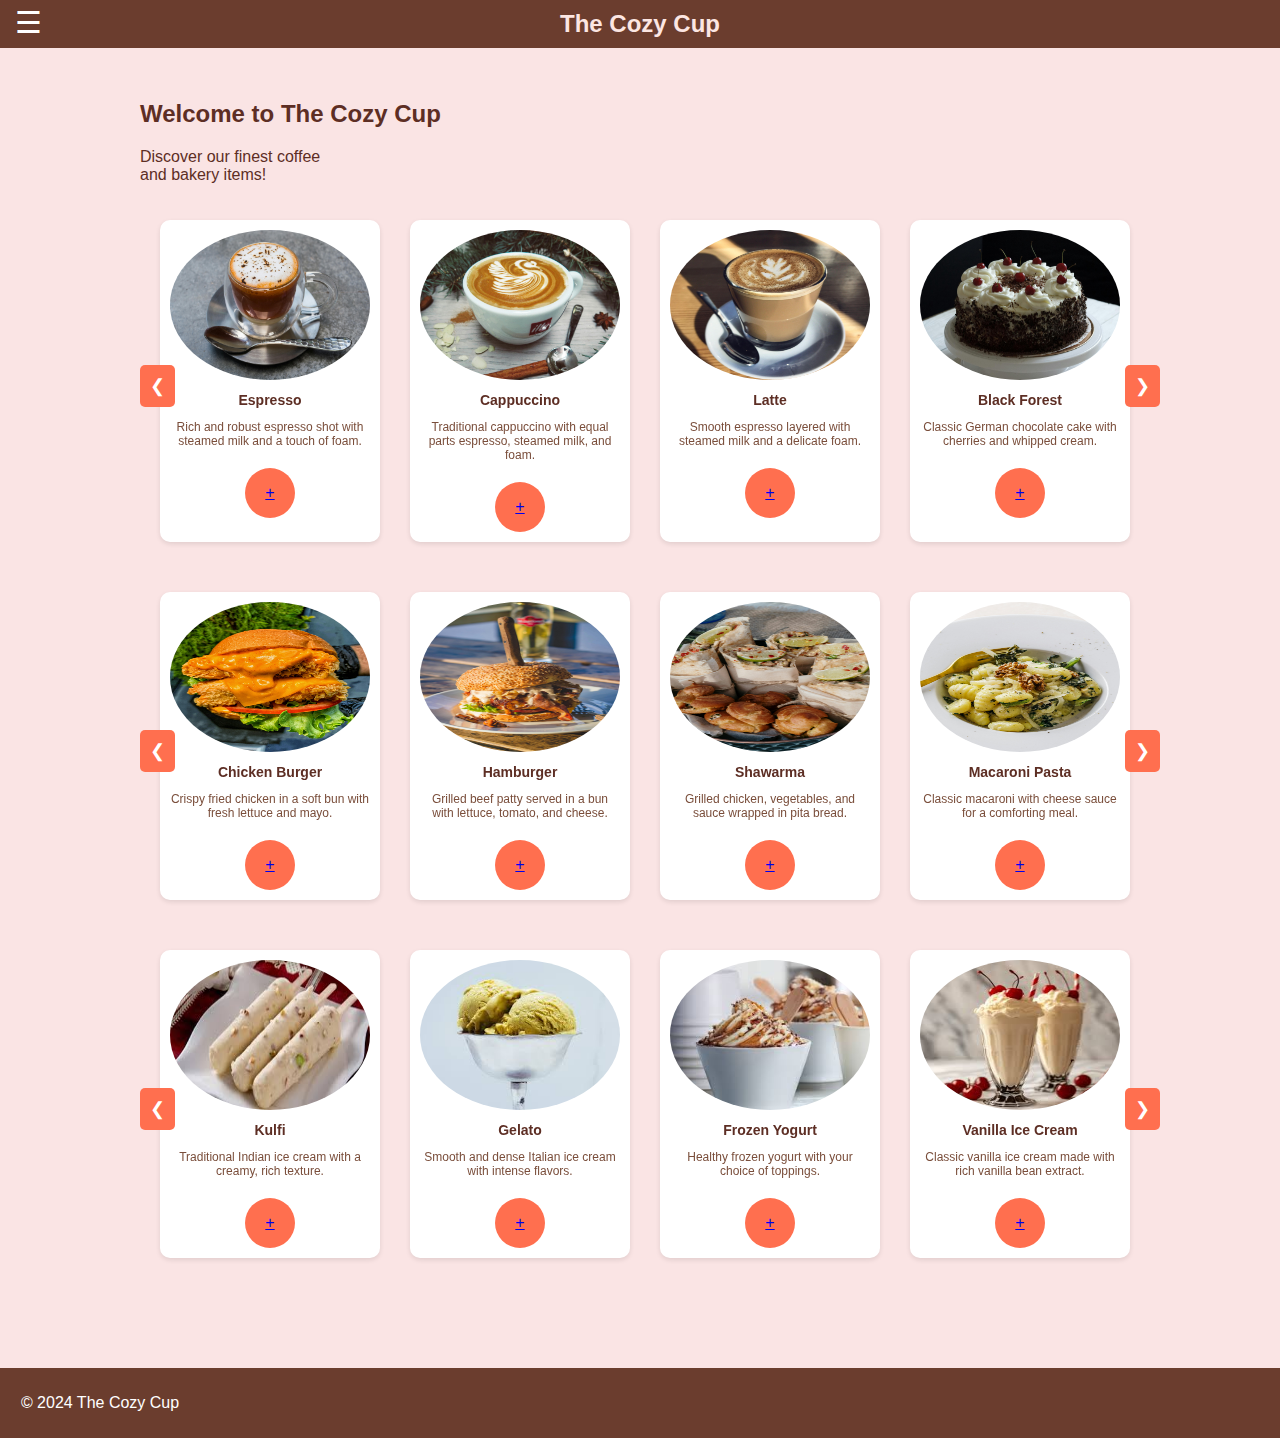
<file: index.html>
<!DOCTYPE html>
<html lang="en">
<head>
  <meta charset="UTF-8">
  <meta name="viewport" content="width=device-width, initial-scale=1.0">
  <title>The Cozy Cup - Home</title>
  <link rel="stylesheet" href="style.css">
</head>
<body id="body">
  <header>
    <div class="menu-icon" onclick="toggleMenu()">&#9776;</div>
    <h1>The Cozy Cup</h1>
  </header>

  <nav id="sidebar">
    <a href="index.html">Home</a>
    <a href="menu.html">Menu</a>
    <a href="about.html">About Us</a>
    <a href="contact.html">Contact</a>
  </nav>

  <main>
    <h2>Welcome to The Cozy Cup</h2>
    <p>Discover our finest coffee and bakery items!</p>
    <div class="card-slider">
        <button class="slide-btn left" onclick="scrollLeft()">&#10094;</button>
        
        <div class="card-container">
          <div class="card">
            <img src="images/espresso.jpg" alt="Espresso">
            <h3>Espresso</h3>
            <p>Rich and robust espresso shot with steamed milk and a touch of foam.</p>
            <button><a href="order_confirmation.html">+</a></button>
          </div>
          <div class="card">
            <img src="images/cappuccino.jpg" alt="Cappuccino">
            <h3>Cappuccino</h3>
            <p>Traditional cappuccino with equal parts espresso, steamed milk, and foam.</p>
            <button><a href="order_confirmation.html">+</a></button>
          </div>
          <div class="card">
            <img src="images/latte.jpg" alt="Latte">
            <h3>Latte</h3>
            <p>Smooth espresso layered with steamed milk and a delicate foam.</p>
            <button><a href="order_confirmation.html">+</a></button>
          </div>
          <div class="card">
            <img src="images/black_forest_cake.jpg" alt="Black Forest Cake">
            <h3>Black Forest</h3>
            <p>Classic German chocolate cake with cherries and whipped cream.</p>
            <button><a href="order_confirmation.html">+</a></button>
          </div>
          <div class="card">
            <img src="images/chocolate_cake.jpg" alt="Chocolate Cake">
            <h3>Chocolate Cake</h3>
            <p>Moist, rich chocolate cake with a smooth chocolate ganache topping.</p>
            <button><a href="order_confirmation.html">+</a></button>
          </div>
          <div class="card">
            <img src="images/red_velvet_cake.jpg" alt="Red Velvet Cake">
            <h3>Red Velvet Cake</h3>
            <p>Velvety red cake with cream cheese frosting for a classic treat.</p>
            <button><a href="order_confirmation.html">+</a></button>
          </div>
          <div class="card">
            <img src="images/eclair.jpg" alt="Eclair">
            <h3>Eclair</h3>
            <p>Light and airy pastry filled with rich vanilla custard, topped with chocolate.</p>
            <button><a href="order_confirmation.html">+</a></button>
          </div>
          <div class="card">
            <img src="images/croissant.jpg" alt="Croissant">
            <h3>Croissant</h3>
            <p>Buttery, flaky French pastry, perfect for breakfast or a snack.</p>
            <button><a href="order_confirmation.html">+</a></button>
          </div>
          <div class="card">
            <img src="images/puff.jpg" alt="Puff">
            <h3>Puff</h3>
            <p>Crispy and golden pastry filled with savory or sweet fillings.</p>
            <button><a href="order_confirmation.html">+</a></button>
          </div>
          <!-- More cards... -->
        </div>
        
        <button class="slide-btn right" onclick="scrollRight()">&#10095;</button>
      </div>

    <div class="card-slider">
      <button class="slide-btn left" onclick="scrollLeft1()">&#10094;</button>

      <div class="card-container1">
        <div class="card">
          <img src="images/chicken_burger.jpg" alt="Chicken Burger">
          <h3>Chicken Burger</h3>
          <p>Crispy fried chicken in a soft bun with fresh lettuce and mayo.</p>
          <button><a href="order_confirmation.html">+</a></button>
        </div>
        <div class="card">
          <img src="images/hamburger.jpg" alt="Hamburger">
          <h3>Hamburger</h3>
          <p>Grilled beef patty served in a bun with lettuce, tomato, and cheese.</p>
          <button><a href="order_confirmation.html">+</a></button>
        </div>
        <div class="card">
          <img src="images/shawarma.jpg" alt="Shawarma">
          <h3>Shawarma</h3>
          <p>Grilled chicken, vegetables, and sauce wrapped in pita bread.</p>
          <button><a href="order_confirmation.html">+</a></button>
        </div>
        <div class="card">
          <img src="images/macaroni.jpg" alt="Macaroni Pasta">
          <h3>Macaroni Pasta</h3>
          <p>Classic macaroni with cheese sauce for a comforting meal.</p>
          <button><a href="order_confirmation.html">+</a></button>
        </div>
        <div class="card">
          <img src="images/bucatini.jpg" alt="Bucatini Pasta">
          <h3>Bucatini Pasta</h3>
          <p>Thick pasta tubes served with a rich tomato sauce and parmesan.</p>
          <button><a href="order_confirmation.html">+</a></button>
        </div>
        <div class="card">
          <img src="images/spaghetti.jpg" alt="Spaghetti">
          <h3>Spaghetti</h3>
          <p>Traditional spaghetti with a tangy tomato sauce and garlic bread.</p>
          <button><a href="order_confirmation.html">+</a></button>
        </div>
        <div class="card">
          <img src="images/chicken_sandwich.jpg" alt="Chicken Sandwich">
          <h3>Chicken Sandwich</h3>
          <p>Grilled chicken breast, lettuce, and tomato in toasted bread.</p>
          <button><a href="order_confirmation.html">+</a></button>
        </div>
        <div class="card">
          <img src="images/egg_sandwich.jpg" alt="Egg Sandwich">
          <h3>Egg Sandwich</h3>
          <p>Egg salad with mayonnaise in a soft sandwich bun.</p>
          <button><a href="order_confirmation.html">+</a></button>
        </div>
        <div class="card">
          <img src="images/grilled_cheese.jpg" alt="Grilled Cheese">
          <h3>Grilled Cheese</h3>
          <p>Melty cheddar cheese grilled between slices of buttered bread.</p>
          <button><a href="order_confirmation.html">+</a></button>
        </div>
        <div class="card">
          <img src="images/cheese_pizza.jpg" alt="Cheese Pizza">
          <h3>Cheese Pizza</h3>
          <p>Classic cheese pizza with mozzarella and a crispy crust.</p>
          <button><a href="order_confirmation.html">+</a></button>
        </div>
        <div class="card">
          <img src="images/pepperoni_pizza.jpg" alt="Pepperoni Pizza">
          <h3>Pepperoni Pizza</h3>
          <p>Thin-crust pizza topped with spicy pepperoni and mozzarella.</p>
          <button><a href="order_confirmation.html">+</a></button>
        </div>
        <div class="card">
          <img src="images/veggie_pizza.jpg" alt="Veggie Pizza">
          <h3>Veggie Pizza</h3>
          <p>Loaded with fresh veggies like peppers, onions, and olives.</p>
          <button><a href="order_confirmation.html">+</a></button>
        </div>
        <div class="card">
          <img src="images/french_fries.jpg" alt="French Fries">
          <h3>French Fries</h3>
          <p>Golden and crispy fries, perfect with ketchup or any dip.</p>
          <button><a href="order_confirmation.html">+</a></button>
        </div>
        <div class="card">
          <img src="images/egg_noodles.jpg" alt="Egg Noodles">
          <h3>Egg Noodles</h3>
          <p>Stir-fried egg noodles with vegetables and soy sauce.</p>
          <button><a href="order_confirmation.html">+</a></button>
        </div>
        <div class="card">
          <img src="images/ramen.jpg" alt="Ramen">
          <h3>Ramen</h3>
          <p>Japanese-style noodle soup with vegetables and a rich broth.</p>
          <button><a href="order_confirmation.html">+</a></button>
        </div>
        <div class="card">
          <img src="images/chow_mein.jpg" alt="Chow Mein">
          <h3>Chow Mein</h3>
          <p>Stir-fried noodles with vegetables and a savory soy sauce.</p>
          <button><a href="order_confirmation.html">+</a></button>
        </div>
      </div>

      <button class="slide-btn right" onclick="scrollRight1()">&#10095;</button>
    </div>

    <div class="card-slider">
      <button class="slide-btn left" onclick="scrollLeft2()">&#10094;</button>

      <div class="card-container2">
        <div class="card">
          <img src="images/kulfi.jpg" alt="Kulfi">
          <h3>Kulfi</h3>
          <p>Traditional Indian ice cream with a creamy, rich texture.</p>
          <button><a href="order_confirmation.html">+</a></button>
        </div>
        <div class="card">
          <img src="images/gelato.jpg" alt="Gelato">
          <h3>Gelato</h3>
          <p>Smooth and dense Italian ice cream with intense flavors.</p>
          <button><a href="order_confirmation.html">+</a></button>
        </div>
        <div class="card">
          <img src="images/frozen_yogurt.jpg" alt="Frozen Yogurt">
          <h3>Frozen Yogurt</h3>
          <p>Healthy frozen yogurt with your choice of toppings.</p>
          <button><a href="order_confirmation.html">+</a></button>
        </div>
        <div class="card">
          <img src="images/vanilla_special.jpg" alt="Vanilla Ice Cream">
          <h3>Vanilla Ice Cream</h3>
          <p>Classic vanilla ice cream made with rich vanilla bean extract.</p>
          <button><a href="order_confirmation.html">+</a></button>
        </div>
        <div class="card">
          <img src="images/choc_malt.jpg" alt="Chocolate Ice Cream">
          <h3>Chocolate Ice Cream</h3>
          <p>Indulgent chocolate ice cream with rich cocoa flavor.</p>
          <button><a href="order_confirmation.html">+</a></button>
        </div>
        <div class="card">
          <img src="images/mango_sorbet.png" alt="Mango Sorbet">
          <h3>Mango Sorbet</h3>
          <p>Refreshing and fruity mango sorbet, perfect for hot days.</p>
          <button><a href="order_confirmation.html">+</a></button>
        </div>
      </div>

      <button class="slide-btn right" onclick="scrollRight2()">&#10095;</button>
    </div>
</main>


  <footer>
    <p>&copy; 2024 The Cozy Cup</p>
  </footer>

  <script src="script.js"></script>
</body>
</html>
</file>
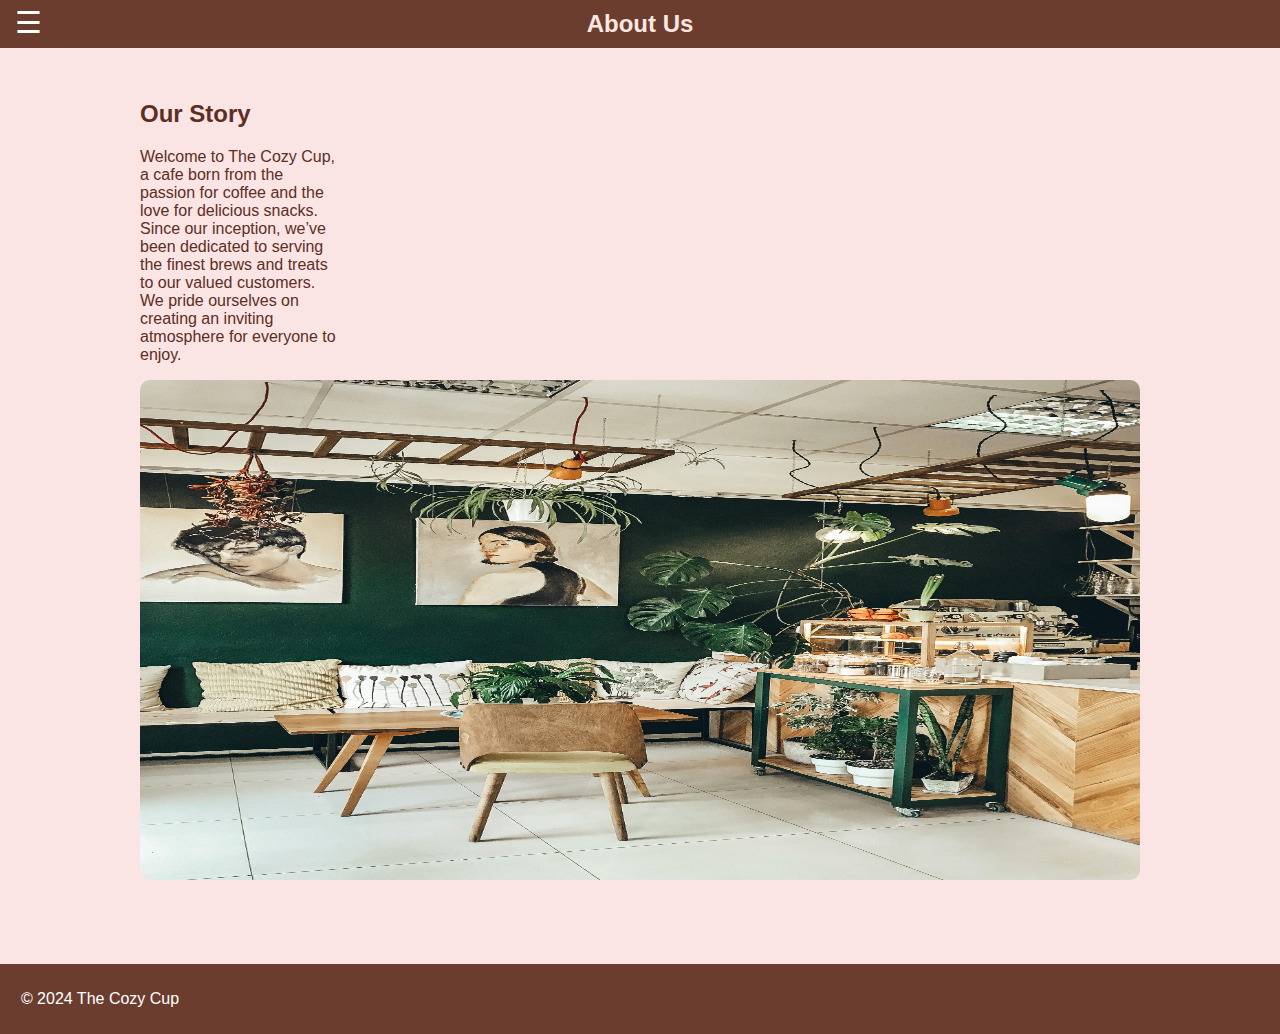
<file: about.html>
<!DOCTYPE html>
<html lang="en">
<head>
  <meta charset="UTF-8">
  <meta name="viewport" content="width=device-width, initial-scale=1.0">
  <title>About Us - The Cozy Cup</title>
  <link rel="stylesheet" href="style.css">
</head>
<body id="body"> 
  <header>
    <div class="menu-icon" onclick="toggleMenu()">&#9776;</div>
    <h1>About Us</h1>
  </header>

  <nav id="sidebar">
    <a href="index.html">Home</a>
    <a href="menu.html">Menu</a>
    <a href="about.html">About Us</a>
    <a href="contact.html">Contact</a>
  </nav>

  <main>
    <h2>Our Story</h2>
    <p>Welcome to The Cozy Cup, a cafe born from the passion for coffee and the love for delicious snacks. 
       Since our inception, we’ve been dedicated to serving the finest brews and treats to our valued customers. 
       We pride ourselves on creating an inviting atmosphere for everyone to enjoy.</p>
    <img src="images/cafe_interior.jpg" alt="Cafe interior" class="featured-img" height="500">
  </main>

  <footer>
    <p>&copy; 2024 The Cozy Cup</p>
  </footer>

  <script src="script.js"></script>
</body>
</html>
</file>
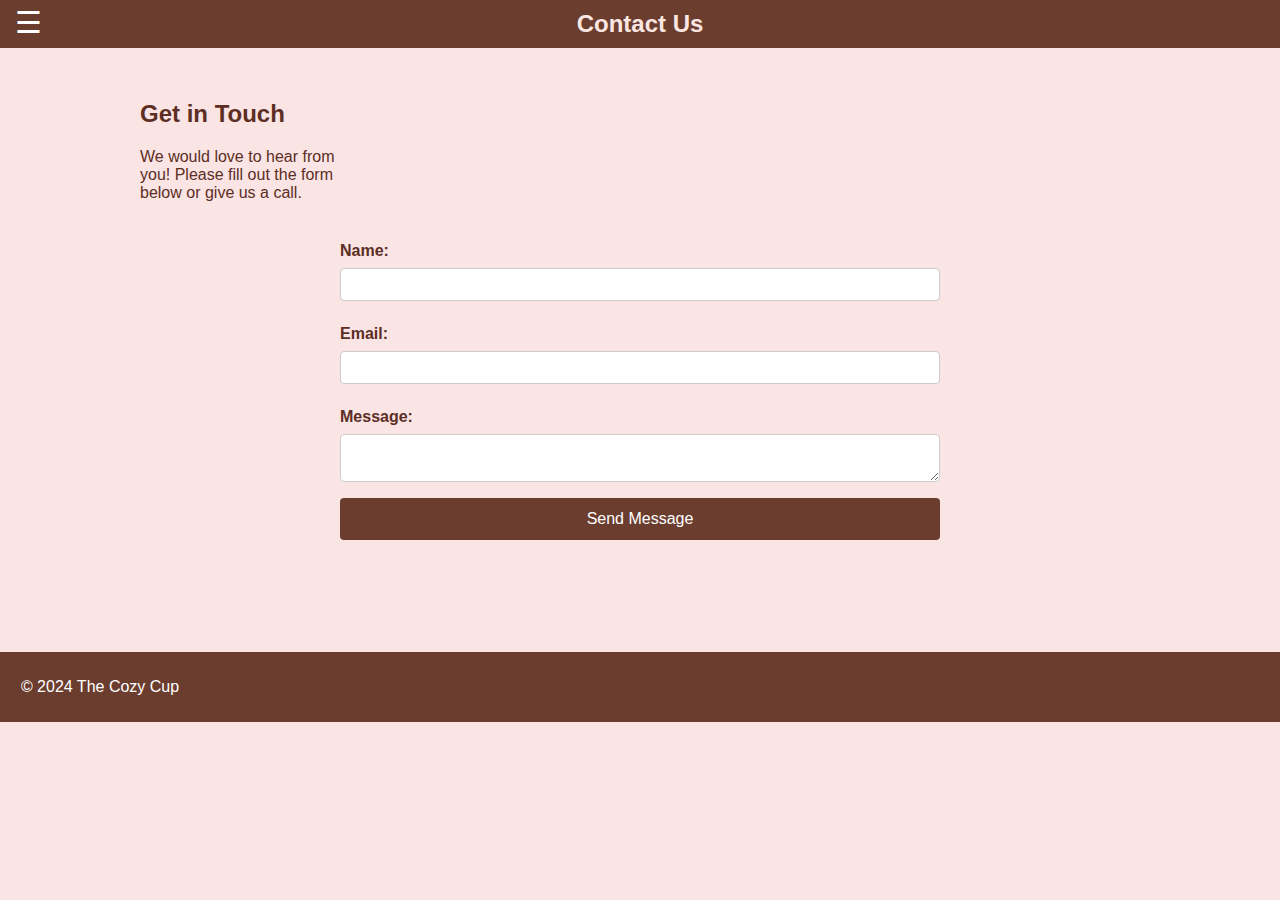
<file: contact.html>
<!DOCTYPE html>
<html lang="en">
<head>
  <meta charset="UTF-8">
  <meta name="viewport" content="width=device-width, initial-scale=1.0">
  <title>Contact - The Cozy Cup</title>
  <link rel="stylesheet" href="style.css">
</head>
<body id="body">
  <header>
    <div class="menu-icon" onclick="toggleMenu()">&#9776;</div>
    <h1>Contact Us</h1>
  </header>

  <nav id="sidebar">
    <a href="index.html">Home</a>
    <a href="menu.html">Menu</a>
    <a href="about.html">About Us</a>
    <a href="contact.html">Contact</a>
  </nav>

  <main>
    <h2>Get in Touch</h2>
    <p>We would love to hear from you! Please fill out the form below or give us a call.</p>

    <form action="order_confirmation.html" method="POST" class="contact-form">
      <label for="name">Name:</label>
      <input type="text" id="name" name="name" required>

      <label for="email">Email:</label>
      <input type="email" id="email" name="email" required>

      <label for="message">Message:</label>
      <textarea id="message" name="message" required></textarea>

      <button type="submit">Send Message</button>
    </form>
  </main>

  <footer>
    <p>&copy; 2024 The Cozy Cup</p>
  </footer>

  <script src="script.js"></script>
</body>
</html>
</file>
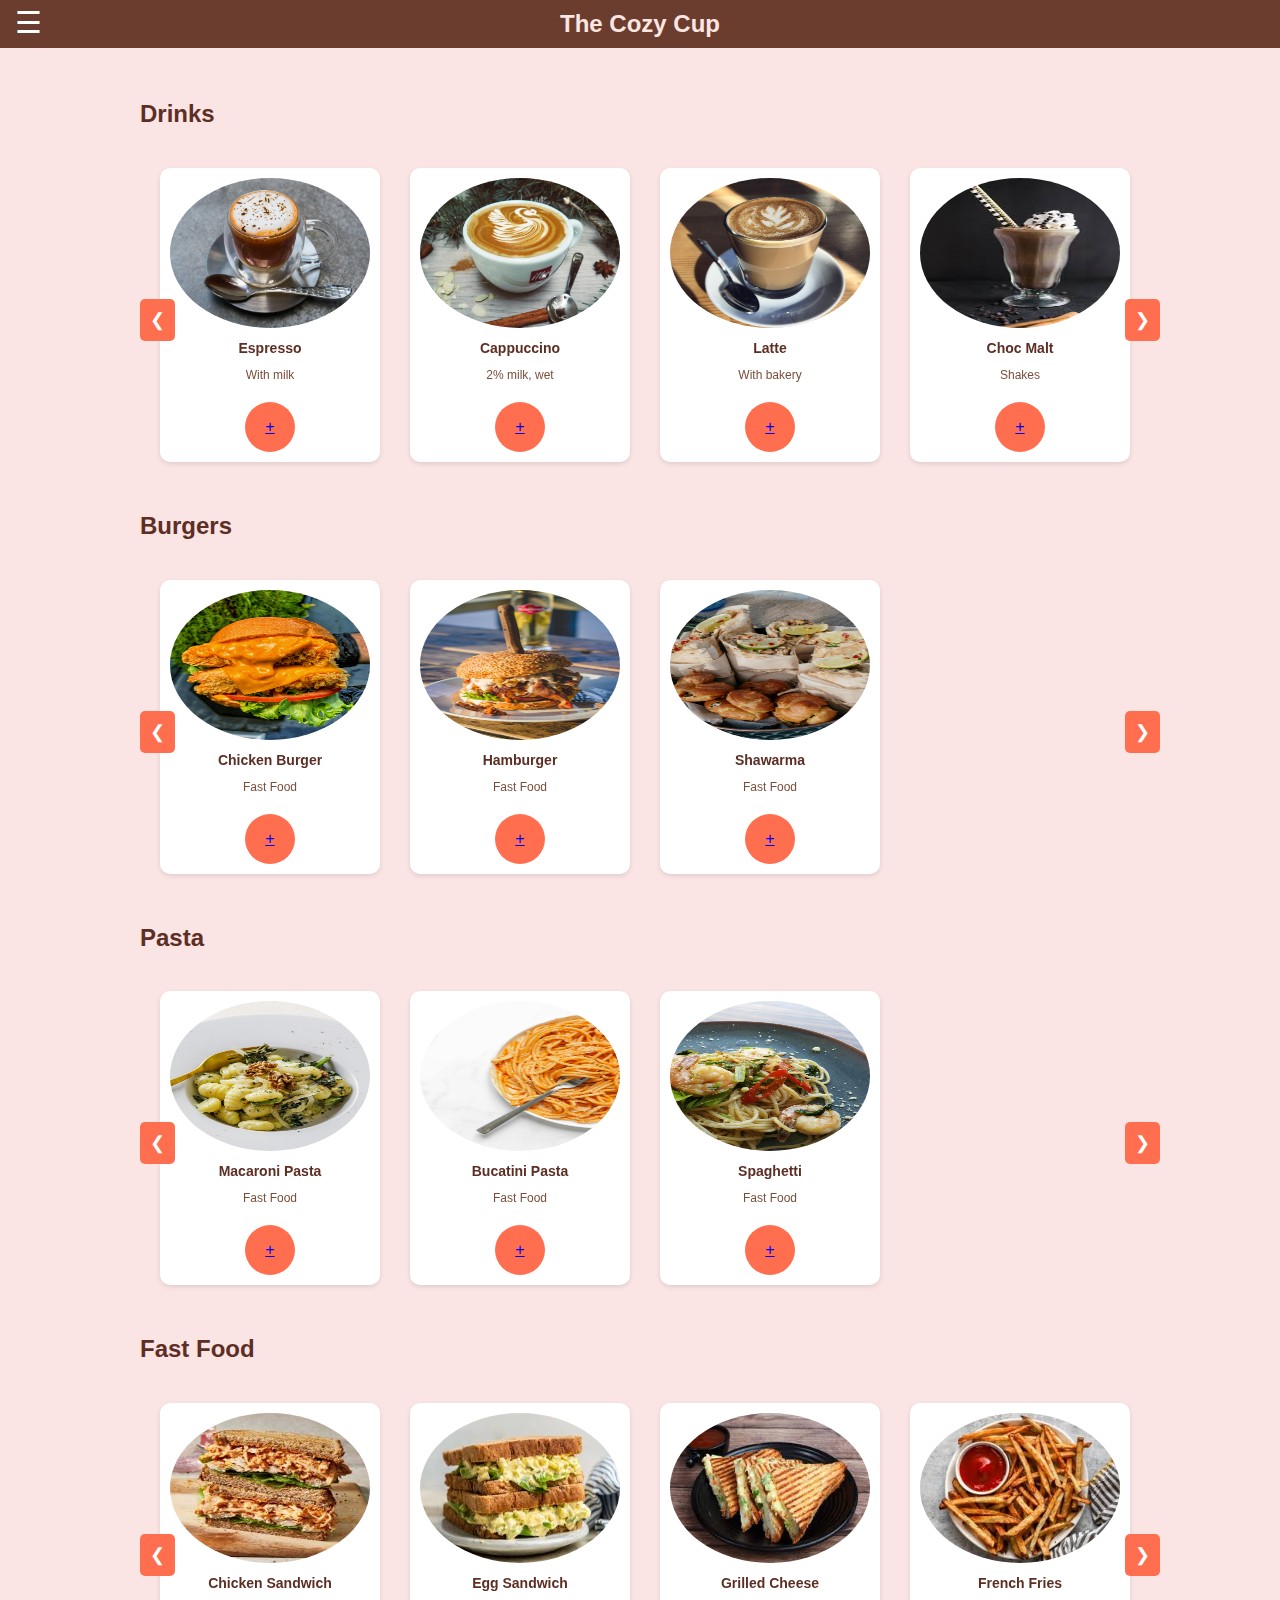
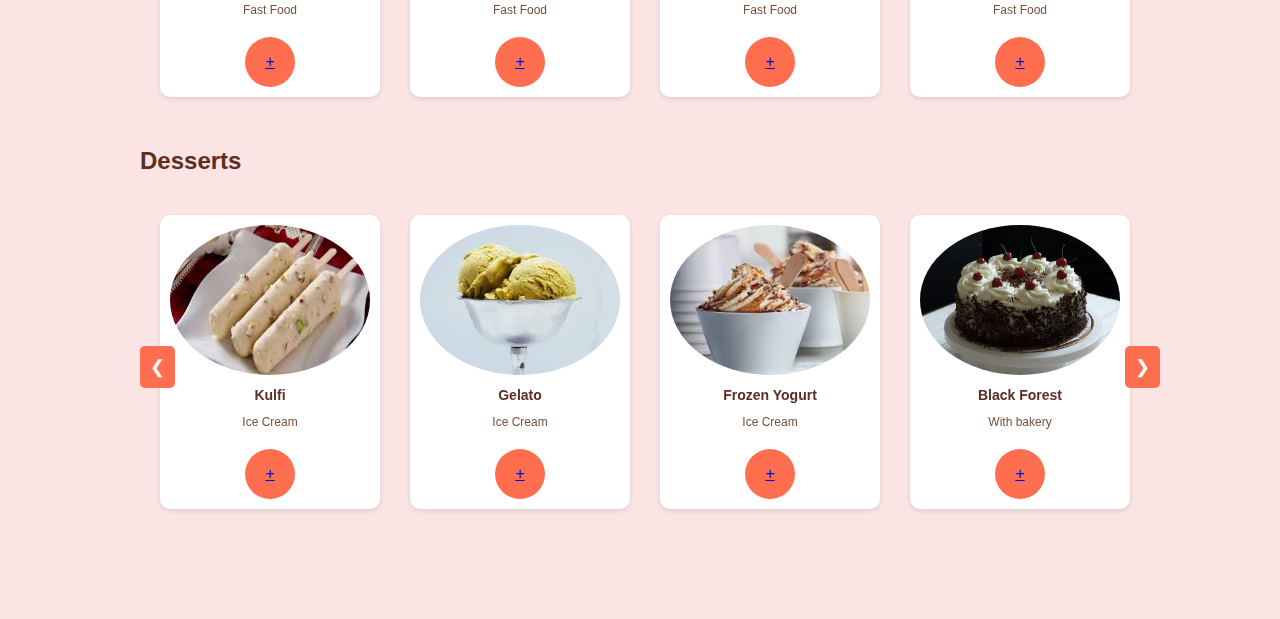
<file: menu.html>
<!DOCTYPE html>
<html lang="en">
<head>
  <meta charset="UTF-8">
  <meta name="viewport" content="width=device-width, initial-scale=1.0">
  <title>Menu</title>
  <link rel="stylesheet" href="style.css"> <!-- Link to custom menu CSS -->
  <script src="menu.js" defer></script> <!-- Link to custom JavaScript for sliders -->
</head>
<body id="body">
  <header>
    <div class="menu-icon" onclick="toggleMenu()">&#9776;</div>
    <h1>The Cozy Cup</h1>
  </header>

  <nav id="sidebar">
    <a href="index.html">Home</a>
    <a href="menu.html">Menu</a>
    <a href="about.html">About Us</a>
    <a href="contact.html">Contact</a>
  </nav>

  <main>
    <section class="menu-section">
      <h2>Drinks</h2>
      <div class="card-slider">
        <button class="slide-btn left" onclick="scrollLeft()">&#10094;</button>
        <div class="card-container">
          <!-- Drink Items -->
          <div class="card">
            <img src="images/espresso.jpg" alt="Espresso">
            <h3>Espresso</h3>
            <p>With milk</p>
            <button><a href="order_confirmation.html">+</a></button>
          </div>
          <div class="card">
            <img src="images/cappuccino.jpg" alt="Cappuccino">
            <h3>Cappuccino</h3>
            <p>2% milk, wet</p>
            <button><a href="order_confirmation.html">+</a></button>
          </div>
          <div class="card">
            <img src="images/latte.jpg" alt="Latte">
            <h3>Latte</h3>
            <p>With bakery</p>
            <button><a href="order_confirmation.html">+</a></button>
          </div>
          <div class="card">
            <img src="images/choc_malt.jpg" alt="choc_malt">
            <h3>Choc Malt</h3>
            <p>Shakes</p>
            <button><a href="order_confirmation.html">+</a></button>
          </div>
          <div class="card">
            <img src="images/strawberry_marshallow.jpg" alt="strawberry_marshallow">
            <h3>Strawberry Marshallow</h3>
            <p>Shakes</p>
            <button><a href="order_confirmation.html">+</a></button>
          </div>
          <div class="card">
            <img src="images/vanilla_special.jpg" alt="vanilla_special">
            <h3>Vanilla Special</h3>
            <p>Shakes</p>
            <button><a href="order_confirmation.html">+</a></button>
          </div>
          <div class="card">
            <img src="images/banana_oat_smoothie.jpg" alt="banana_oat_smoothie">
            <h3>Banana Oat Smoothie</h3>
            <p>Smoothie</p>
            <button><a href="order_confirmation.html">+</a></button>
          </div>
          <div class="card">
            <img src="images/pineapple_ginger_smoothie.jpg" alt="pineapple_ginger_smoothie">
            <h3>Pineapple Ginger Smoothie</h3>
            <p>Smoothie</p>
            <button><a href="order_confirmation.html">+</a></button>
          </div>
          <div class="card">
            <img src="images/peanut_butter_berry_smoothie.jpg" alt="peanut_butter_berry_smoothie">
            <h3>Peanut Butter Berry Smoothie</h3>
            <p>Smoothie</p>
            <button><a href="order_confirmation.html">+</a></button>
          </div>
          <!-- Add more drink cards -->
        </div>
        <button class="slide-btn right" onclick="scrollRight()">&#10095;</button>
      </div>
    </section>
  
    <section class="menu-section">
      <h2>Burgers</h2>
      <div class="card-slider">
        <button class="slide-btn left" onclick="scrollLeft1()">&#10094;</button>
        <div class="card-container1">
          <!-- Fast Food Items -->
          <div class="card">
            <img src="images/chicken_burger.jpg" alt="Chicken Burger">
            <h3>Chicken Burger</h3>
            <p>Fast Food</p>
            <button><a href="order_confirmation.html">+</a></button>
          </div>
          <div class="card">
            <img src="images/hamburger.jpg" alt="hamburger">
            <h3>Hamburger</h3>
            <p>Fast Food</p>
            <button><a href="order_confirmation.html">+</a></button>
          </div>
          <div class="card">
            <img src="images/shawarma.jpg" alt="shawarma">
            <h3>Shawarma</h3>
            <p>Fast Food</p>
            <button><a href="order_confirmation.html">+</a></button>
          </div>
          <!-- Add more fast food cards -->
        </div>
        <button class="slide-btn right" onclick="scrollRight1()">&#10095;</button>
      </div>
    </section>

    <section class="menu-section">
      <h2>Pasta</h2>
      <div class="card-slider">
        <button class="slide-btn left" onclick="scrollLeft3()">&#10094;</button>
        <div class="card-container3">
          <div class="card">
            <img src="images/macaroni.jpg" alt="macaroni">
            <h3>Macaroni Pasta</h3>
            <p>Fast Food</p>
            <button><a href="order_confirmation.html">+</a></button>
          </div>
          <div class="card">
            <img src="images/bucatini.jpg" alt="bucatini">
            <h3>Bucatini Pasta</h3>
            <p>Fast Food</p>
            <button><a href="order_confirmation.html">+</a></button>
          </div>
          <div class="card">
            <img src="images/spaghetti.jpg" alt="spaghetti">
            <h3>Spaghetti</h3>
            <p>Fast Food</p>
            <button><a href="order_confirmation.html">+</a></button>
          </div>
        </div>
        <button class="slide-btn right" onclick="scrollRight3()">&#10095;</button>
      </div>
    </section>

    <section class="menu-section">
      <h2>Fast Food</h2>
      <div class="card-slider">
        <button class="slide-btn left" onclick="scrollLeft4()">&#10094;</button>
        <div class="card-container4">
          <div class="card">
            <img src="images/chicken_sandwich.jpg" alt="chicken_sandwich">
            <h3>Chicken Sandwich</h3>
            <p>Fast Food</p>
            <button><a href="order_confirmation.html">+</a></button>
          </div>
          <div class="card">
            <img src="images/egg_sandwich.jpg" alt="egg_sandwich">
            <h3>Egg Sandwich</h3>
            <p>Fast Food</p>
            <button><a href="order_confirmation.html">+</a></button>
          </div>
          <div class="card">
            <img src="images/grilled_cheese.jpg" alt="grilled_cheese">
            <h3>Grilled Cheese</h3>
            <p>Fast Food</p>
            <button><a href="order_confirmation.html">+</a></button>
          </div>
          <div class="card">
            <img src="images/french_fries.jpg" alt="french_fries">
            <h3>French Fries</h3>
            <p>Fast Food</p>
            <button><a href="order_confirmation.html">+</a></button>
          </div>
        </div>
        <button class="slide-btn right" onclick="scrollRight4()">&#10095;</button>
      </div>
    </section>
  
    <section class="menu-section">
      <h2>Desserts</h2>
      <div class="card-slider">
        <button class="slide-btn left" onclick="scrollLeft2()">&#10094;</button>
        <div class="card-container2">
          <!-- Dessert Items -->
          <div class="card">
            <img src="images/kulfi.jpg" alt="Kulfi">
            <h3>Kulfi</h3>
            <p>Ice Cream</p>
            <button><a href="order_confirmation.html">+</a></button>
          </div>
          <div class="card">
            <img src="images/gelato.jpg" alt="gelato">
            <h3>Gelato</h3>
            <p>Ice Cream</p>
            <button><a href="order_confirmation.html">+</a></button>
          </div>
          <div class="card">
            <img src="images/frozen_yogurt.jpg" alt="frozen_yogurt">
            <h3>Frozen Yogurt</h3>
            <p>Ice Cream</p>
            <button><a href="order_confirmation.html">+</a></button>
          </div>
          <div class="card">
            <img src="images/black_forest_cake.jpg" alt="black_forest_cake">
            <h3>Black Forest</h3>
            <p>With bakery</p>
            <button><a href="order_confirmation.html">+</a></button>
          </div>
          <div class="card">
            <img src="images/chocolate_cake.jpg" alt="chocolate_cake">
            <h3>Chocolate Cake</h3>
            <p>With bakery</p>
            <button><a href="order_confirmation.html">+</a></button>
          </div>
          <div class="card">
            <img src="images/red_velvet_cake.jpg" alt="red_velvet_cake">
            <h3>Red Velvet Cake</h3>
            <p>With bakery</p>
            <button><a href="order_confirmation.html">+</a></button>
          </div>
          <div class="card">
            <img src="images/eclair.jpg" alt="eclair">
            <h3>Eclair</h3>
            <p>With bakery</p>
            <button><a href="order_confirmation.html">+</a></button>
          </div>
          <div class="card">
            <img src="images/croissant.jpg" alt="croissant">
            <h3>Croissant</h3>
            <p>With bakery</p>
            <button><a href="order_confirmation.html">+</a></button>
          </div>
          <div class="card">
            <img src="images/puff.jpg" alt="puff">
            <h3>Puff</h3>
            <p>With bakery</p>
            <button><a href="order_confirmation.html">+</a></button>
          </div>
        </div>
          <!-- Add more dessert cards -->
        <button class="slide-btn right" onclick="scrollRight2()">&#10095;</button>
      </div>
    </section>
  </main>
</body>
</html>
</file>
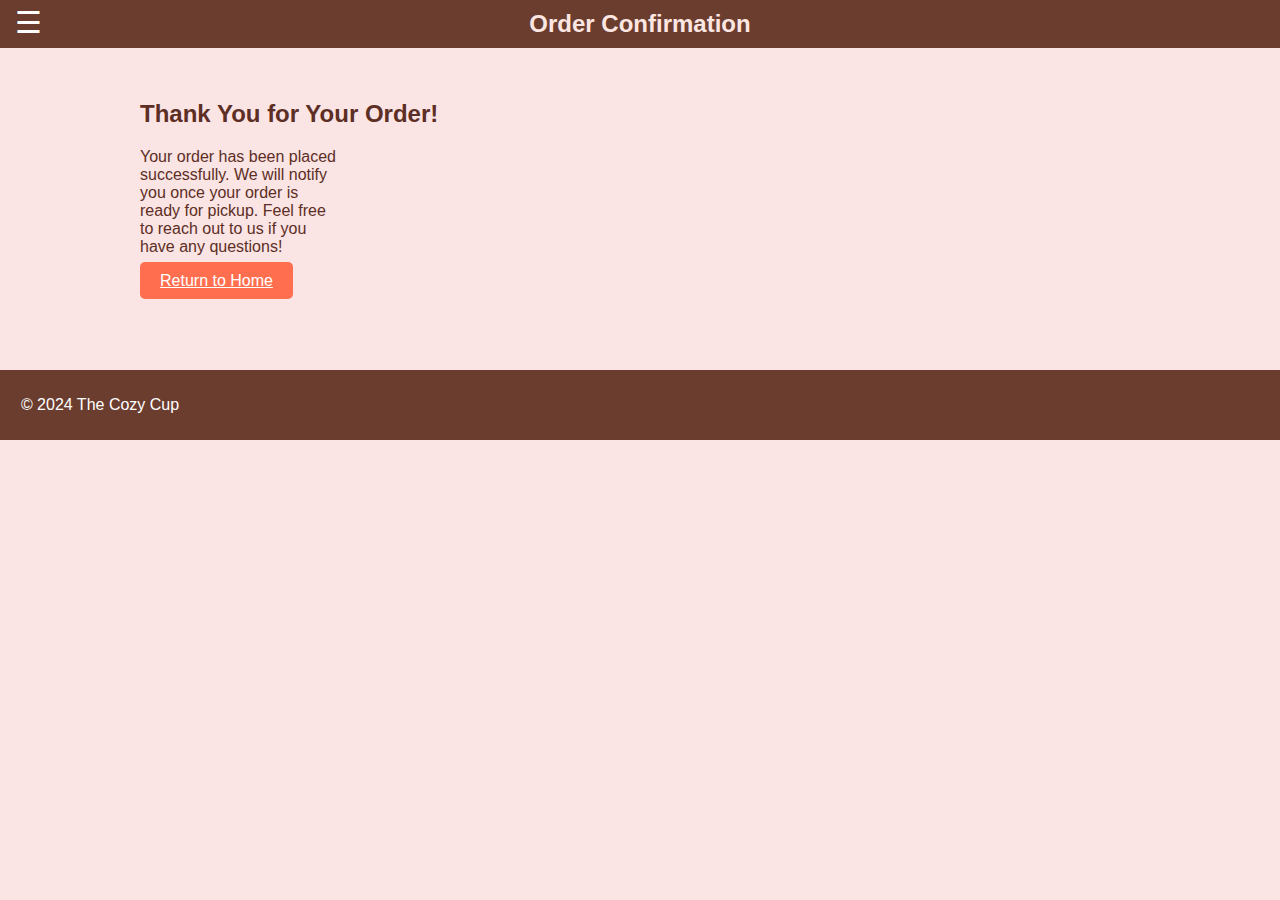
<file: order_confirmation.html>
<!DOCTYPE html>
<html lang="en">
<head>
  <meta charset="UTF-8">
  <meta name="viewport" content="width=device-width, initial-scale=1.0">
  <title>Order Confirmation - The Cozy Cup</title>
  <link rel="stylesheet" href="style.css">
</head>
<body id="body">
  <header>
    <div class="menu-icon" onclick="toggleMenu()">&#9776;</div>
    <h1>Order Confirmation</h1>
  </header>

  <nav id="sidebar">
    <a href="index.html">Home</a>
    <a href="menu.html">Menu</a>
    <a href="about.html">About Us</a>
    <a href="contact.html">Contact</a>
  </nav>

  <main>
    <h2>Thank You for Your Order!</h2>
    <p>Your order has been placed successfully. We will notify you once your order is ready for pickup. Feel free to reach out to us if you have any questions!</p>
    <a href="index.html" class="btn">Return to Home</a>
  </main>

  <footer>
    <p>&copy; 2024 The Cozy Cup</p>
  </footer>

  <script src="script.js"></script>
</body>
</html>
</file>
<file: style.css>
/* Global Styles */
  body {
    font-family: 'Arial', sans-serif;
    margin: 0;
    padding: 0;
    background-color: #FAE4E4; /* Light pinkish background */
    color: #5d2e24; /* Dark brownish text */
  }
  
  header {
    background-color: #6b3d2e; /* Dark brown for header */
    color: white;
    text-align: center;
    padding: 10px 0;
    position: fixed;
    top: 0;
    width: 100%;
    z-index: 100;
  }
  
  h1 {
    font-size: 24px;
    margin: 0;  
    color: #fce6e2; /* Light pinkish text */
  }

  p {
    width: 200px; /* Set a fixed width for demonstration */
    overflow-wrap: break-word; /* Allow long words to wrap to the next line */
    white-space: normal; /* Ensure normal text wrapping for the paragraph */
}
  
  /* Sliding Menu */
  .menu-icon {
    position: absolute;
    top: 5px;
    left: 15px;
    font-size: 30px;
    cursor: pointer;
    color: white;
  }
  
  #sidebar {
    height: 100%;
    width: 250px;
    position: fixed;
    top: 0;
    left: -250px;
    background-color: #fcdbce; /* Lighter pinkish background */
    overflow: hidden;
    transition: 0.3s;
    z-index: 101;
  }
  
  #sidebar.active {
    left: 0;
  }
  
  #sidebar a {
    display: block;
    padding: 15px 25px;
    color: #5d2e24; /* Dark brown text for menu links */
    text-decoration: none;
    font-size: 18px;
  }
  
  #sidebar a:hover {
    background-color: #6b3d2e; /* Darker brown hover effect */
    color: white;
  }
  
  /* Main Content */
  main {
    margin: 60px auto;
    padding: 20px;
    max-width: 1000px;
  }
  
  .featured-img {
    width: 100%;
    border-radius: 10px;
  }
  
  h2 {
    color: #5d2e24; /* Dark brown */
  }
  
  /* Buttons */
  button, .btn {
    background-color: #ff6f4f; /* Soft peachy-orange */
    color: white;
    padding: 10px 20px;
    border: none;
    cursor: pointer;
    border-radius: 5px;
    font-size: 16px;
  }
  
  button:hover, .btn:hover {
    background-color: #ff8669; /* Lighter orange for hover */
  }
  
  /* Footer */
  footer {
    background-color: #6b3d2e;
    color: white;
    text-align: center;
    padding: 10px 0;
    position: relative;
    bottom: 0;
    width: 100%;
  }
  
  /* Card */
  /* Card Slider Styling */
.card-slider {
  position: relative;
  display: flex;
  align-items: center;
  width: 100%;
  overflow: hidden;
  padding: 10px;
}

.card-container {
  display: flex;
  gap: 10px;
  overflow-x: auto;
  scroll-behavior: smooth;
  width: 100%;
  padding-bottom: 10px;
}

.card-container::-webkit-scrollbar {
  display: none; /* Hide scrollbar */
}

.card-container1 {
  display: flex;
  gap: 10px;
  overflow-x: auto;
  scroll-behavior: smooth;
  width: 100%;
  padding-bottom: 10px;
}

.card-container1::-webkit-scrollbar {
  display: none; /* Hide scrollbar */
}

.card-container2 {
  display: flex;
  gap: 10px;
  overflow-x: auto;
  scroll-behavior: smooth;
  width: 100%;
  padding-bottom: 10px;
}

.card-container2::-webkit-scrollbar {
  display: none; /* Hide scrollbar */
}

.card-container3 {
  display: flex;
  gap: 10px;
  overflow-x: auto;
  scroll-behavior: smooth;
  width: 100%;
  padding-bottom: 10px;
}

.card-container3::-webkit-scrollbar {
  display: none; /* Hide scrollbar */
}

.card-container4 {
  display: flex;
  gap: 10px;
  overflow-x: auto;
  scroll-behavior: smooth;
  width: 100%;
  padding-bottom: 10px;
}

.card-container4::-webkit-scrollbar {
  display: none; /* Hide scrollbar */
}

.card {
  background-color: white;
  border-radius: 10px;
  box-shadow: 0 2px 5px rgba(0,0,0,0.1);
  padding: 10px;
  text-align: center;
  transition: transform 0.3s ease, box-shadow 0.3s ease;
  margin: 10px;
  min-width: 200px; /* Fixed width for horizontal scrolling */
  flex-shrink: 0; /* Prevent shrinking */
  transform-style: preserve-3d;
}

.card img {
  height: 150px;
  width: 200px;
  border-radius: 50%;
}

.card h3 {
  font-size: 14px;
  margin: 8px 0;
  color: #5d2e24;
}

.card p {
  font-size: 12px;
  color: #7a4e3b;
}

.card button {
  background-color: #ff6f4f;
  border: none;
  padding: 8px;
  border-radius: 50%;
  color: white;
  cursor: pointer;
  width: 50px;
  height: 50px;
  margin-top: 8px;
}

.card button:hover {
  background-color: #ff8669;
}

.card:hover {
  transform: translate3d(10px, -10px, 20px) rotateX(5deg) rotateY(5deg) scale(1.05);
  box-shadow: 0px 10px 20px rgba(0, 0, 0, 0.2);
}

/* Left and Right Scroll Buttons */
.slide-btn {
  background-color: #ff6f4f;
  border: none;
  color: white;
  padding: 10px;
  font-size: 18px;
  cursor: pointer;
  position: absolute;
  top: 50%;
  transform: translateY(-50%);
  z-index: 2;
}

.slide-btn.left {
  left: 0;
}

.slide-btn.right {
  right: 0;
}

.slide-btn:hover {
  background-color: #ff8669;
}

  
  /* Form Styling */
  .contact-form {
    display: flex;
    flex-direction: column;
    width: 80%;
    max-width: 600px;
    margin: 2rem auto;
  }
  
  .contact-form label {
    margin: 0.5rem 0;
    font-weight: bold;
  }
  
  .contact-form input, .contact-form textarea {
    padding: 0.5rem;
    margin-bottom: 1rem;
    border: 1px solid #ccc;
    border-radius: 4px;
  }
  
  .contact-form button {
    background-color: #6b3d2e;
    color: white;
    border: none;
    padding: 0.75rem;
    cursor: pointer;
    border-radius: 4px;
    transition: background-color 0.3s;
  }
  
  .contact-form button:hover {
    background-color: #a96d5c;
  }
  
  /* Responsive Design */
  @media (max-width: 768px) {
    header h1 {
      font-size: 20px;
    }
  
    #sidebar a {
      font-size: 16px;
    }
  
    .card {
      width: 100%;
      margin: 10px 0;
    }
  
    main {
      padding: 10px;
    }
  }
</file>
